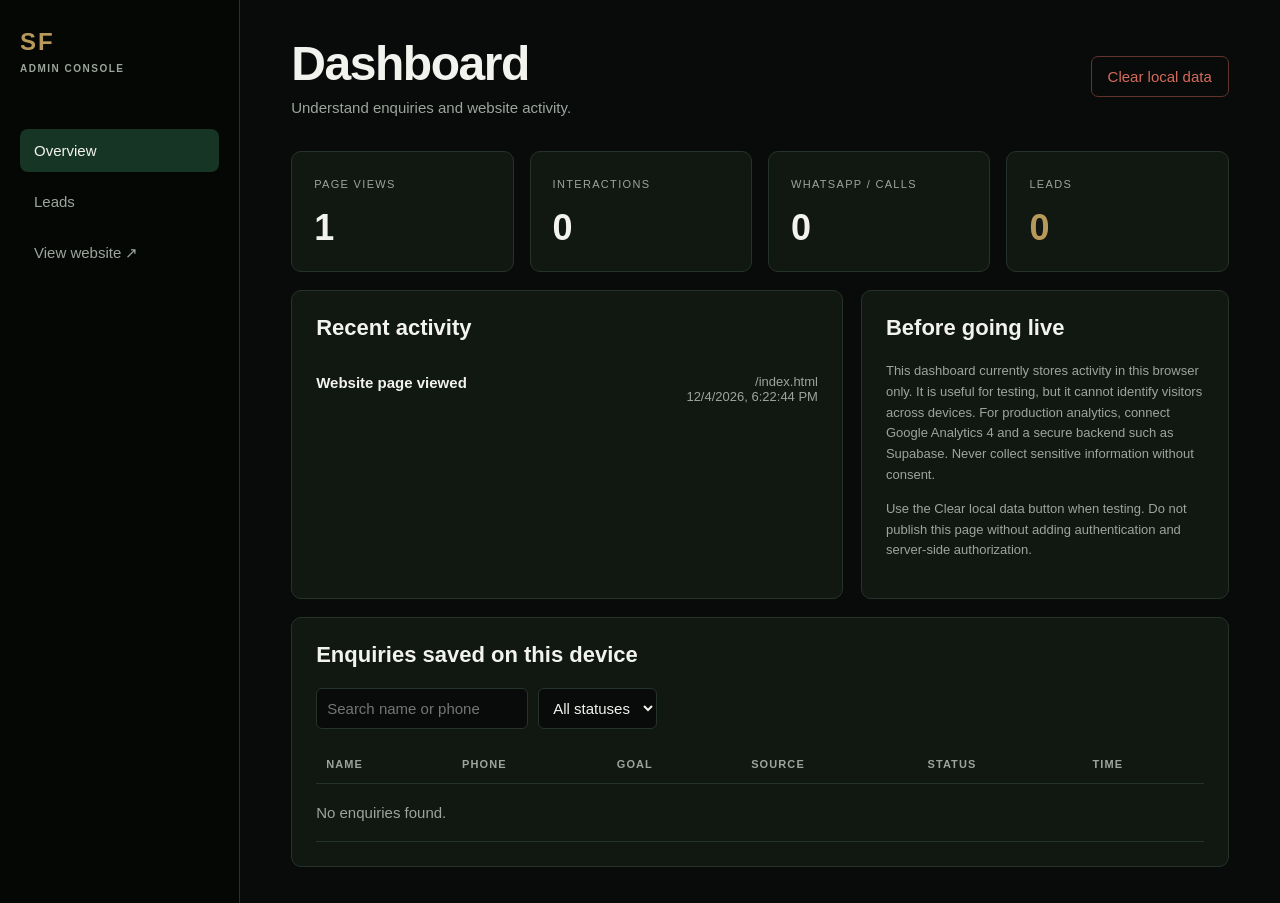
<file: admin.html>
<!doctype html>
<html lang="en">
<head>
  <meta charset="utf-8">
  <meta name="viewport" content="width=device-width, initial-scale=1">
  <meta name="robots" content="noindex,nofollow">
  <title>Sarveshwar Fitness | Admin Dashboard</title>
  <style>
    :root{--bg:#080b09;--panel:#111812;--line:#26332a;--text:#f2f3ee;--muted:#9ca59d;--gold:#b79a5a;--green:#173524;--danger:#d66b5d}*{box-sizing:border-box}body{margin:0;background:var(--bg);color:var(--text);font:15px Inter,Arial,sans-serif}button,input,select{font:inherit}button{cursor:pointer}.admin{display:grid;grid-template-columns:240px 1fr;min-height:100vh}.side{padding:28px 20px;background:#050705;border-right:1px solid var(--line)}.logo{color:var(--gold);font:800 24px 'Arial Narrow',Arial,sans-serif;letter-spacing:.08em}.logo span{display:block;color:var(--muted);font-size:10px;margin-top:7px;letter-spacing:.15em}.side nav{display:grid;gap:8px;margin-top:55px}.side a{padding:13px 14px;color:var(--muted);text-decoration:none;border-radius:8px}.side a.active,.side a:hover{background:var(--green);color:var(--text)}.main{padding:36px clamp(20px,4vw,60px);max-width:1500px;width:100%}.top{display:flex;justify-content:space-between;align-items:center;gap:20px;margin-bottom:35px}.top h1{margin:0;font-size:clamp(28px,4vw,48px);letter-spacing:-.03em}.top p{color:var(--muted);margin:8px 0 0}.btn{border:1px solid var(--line);background:var(--green);color:var(--text);padding:11px 16px;border-radius:7px}.btn:hover{border-color:var(--gold)}.cards{display:grid;grid-template-columns:repeat(4,minmax(0,1fr));gap:16px}.card,.panel{background:var(--panel);border:1px solid var(--line);border-radius:10px}.card{padding:22px}.card small,.panel small{color:var(--muted);text-transform:uppercase;letter-spacing:.12em;font-size:11px}.card strong{display:block;font-size:36px;margin-top:16px}.gold{color:var(--gold)}.grid{display:grid;grid-template-columns:1.2fr .8fr;gap:18px;margin-top:18px}.panel{padding:24px}.panel h2{margin:0 0 20px;font-size:22px}.activity{display:grid;gap:12px}.event{display:flex;justify-content:space-between;gap:14px;padding:13px 0;border-bottom:1px solid var(--line)}.event:last-child{border-bottom:0}.event b{font-weight:600}.event span{color:var(--muted);font-size:13px;text-align:right}.empty{color:var(--muted);padding:20px 0}.notice{color:var(--muted);line-height:1.6;font-size:13px}.danger{background:transparent;color:var(--danger);border-color:#63332d}.toolbar{display:flex;gap:10px;flex-wrap:wrap;margin-bottom:16px}.toolbar input,.toolbar select{background:#080b09;border:1px solid var(--line);color:var(--text);padding:10px;border-radius:6px}.table-wrap{overflow:auto}table{width:100%;border-collapse:collapse}th,td{text-align:left;padding:13px 10px;border-bottom:1px solid var(--line);white-space:nowrap}th{color:var(--muted);font-size:11px;text-transform:uppercase;letter-spacing:.1em}.tag{background:#20452f;color:#b9d7bd;border-radius:20px;padding:5px 9px;font-size:12px}@media(max-width:900px){.admin{grid-template-columns:1fr}.side{position:static;border-right:0;border-bottom:1px solid var(--line);padding:18px}.side nav{display:flex;overflow:auto;margin-top:20px}.side a{white-space:nowrap}.cards{grid-template-columns:repeat(2,1fr)}.grid{grid-template-columns:1fr}}@media(max-width:520px){.cards{grid-template-columns:1fr 1fr}.card{padding:15px}.card strong{font-size:28px}.main{padding:24px 15px}.top{align-items:flex-start;flex-direction:column}}
  </style>
</head>
<body>
  <div class="admin">
    <aside class="side"><div class="logo">SF<span>ADMIN CONSOLE</span></div><nav><a class="active" href="#overview">Overview</a><a href="#leads">Leads</a><a href="index.html">View website ↗</a></nav></aside>
    <main class="main">
      <header class="top"><div><h1>Dashboard</h1><p>Understand enquiries and website activity.</p></div><button class="btn danger" id="clearData">Clear local data</button></header>
      <section id="overview" class="cards"><article class="card"><small>Page views</small><strong id="views">0</strong></article><article class="card"><small>Interactions</small><strong id="interactions">0</strong></article><article class="card"><small>WhatsApp / calls</small><strong id="contacts">0</strong></article><article class="card"><small>Leads</small><strong id="leadsCount" class="gold">0</strong></article></section>
      <div class="grid"><section class="panel"><h2>Recent activity</h2><div id="activity" class="activity"></div></section><section class="panel"><h2>Before going live</h2><p class="notice">This dashboard currently stores activity in this browser only. It is useful for testing, but it cannot identify visitors across devices. For production analytics, connect Google Analytics 4 and a secure backend such as Supabase. Never collect sensitive information without consent.</p><p class="notice">Use the Clear local data button when testing. Do not publish this page without adding authentication and server-side authorization.</p></section></div>
      <section id="leads" class="panel" style="margin-top:18px"><h2>Enquiries saved on this device</h2><div class="toolbar"><input id="leadSearch" placeholder="Search name or phone"><select id="leadFilter"><option value="all">All statuses</option><option value="new">New</option><option value="contacted">Contacted</option></select></div><div class="table-wrap"><table><thead><tr><th>Name</th><th>Phone</th><th>Goal</th><th>Source</th><th>Status</th><th>Time</th></tr></thead><tbody id="leadRows"></tbody></table></div></section>
    </main>
  </div>
  <script>
    const get = (key, fallback=[]) => { try { return JSON.parse(localStorage.getItem(key)) || fallback; } catch { return fallback; } };
    const events = get('sf_events'); const leads = get('sf_leads');
    const esc = value => String(value ?? '').replace(/[&<>"']/g, c => ({'&':'&amp;','<':'&lt;','>':'&gt;','"':'&quot;',"'":'&#39;'}[c]));
    document.querySelector('#views').textContent = events.filter(e => e.type === 'page_view').length;
    document.querySelector('#interactions').textContent = events.filter(e => e.type !== 'page_view').length;
    document.querySelector('#contacts').textContent = events.filter(e => ['call_click','whatsapp_click','directions_click'].includes(e.type)).length;
    document.querySelector('#leadsCount').textContent = leads.length;
    const activity = document.querySelector('#activity');
    activity.innerHTML = events.slice().reverse().slice(0,12).map(e => `<div class="event"><b>${esc(e.label || e.type)}</b><span>${esc(e.path || '/')}<br>${new Date(e.time).toLocaleString()}</span></div>`).join('') || '<div class="empty">No activity recorded yet. Open the website in this browser to begin testing.</div>';
    const renderLeads = () => { const query = document.querySelector('#leadSearch').value.toLowerCase(); const filter = document.querySelector('#leadFilter').value; document.querySelector('#leadRows').innerHTML = leads.filter(l => (filter === 'all' || l.status === filter) && `${l.name} ${l.phone}`.toLowerCase().includes(query)).map(l => `<tr><td>${esc(l.name)}</td><td>${esc(l.phone)}</td><td>${esc(l.goal || '—')}</td><td>${esc(l.source || 'website')}</td><td><span class="tag">${esc(l.status || 'new')}</span></td><td>${new Date(l.time).toLocaleString()}</td></tr>`).join('') || '<tr><td colspan="6" class="empty">No enquiries found.</td></tr>'; };
    renderLeads(); document.querySelector('#leadSearch').addEventListener('input', renderLeads); document.querySelector('#leadFilter').addEventListener('change', renderLeads);
    document.querySelector('#clearData').addEventListener('click', () => { if(confirm('Clear activity and enquiry data stored in this browser?')) { localStorage.removeItem('sf_events'); localStorage.removeItem('sf_leads'); location.reload(); } });
  </script>
</body>
</html>
</file>
